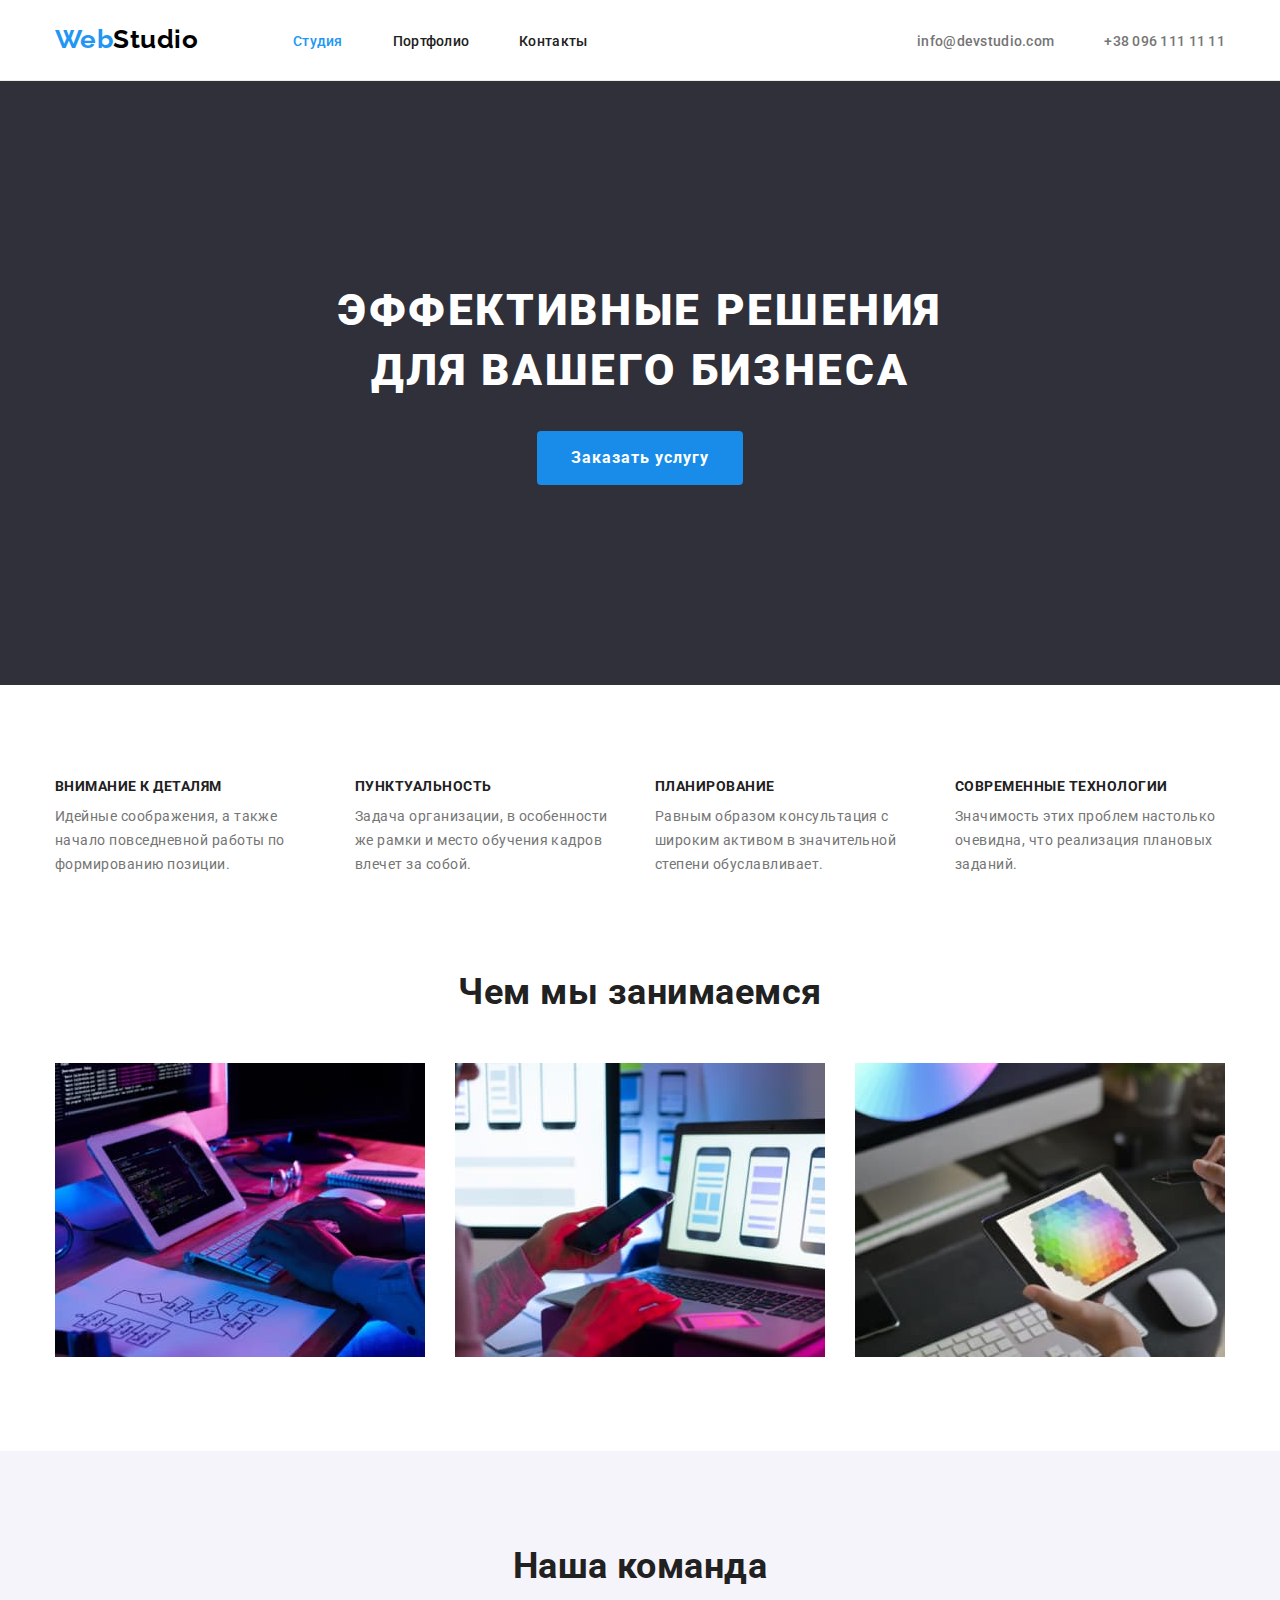
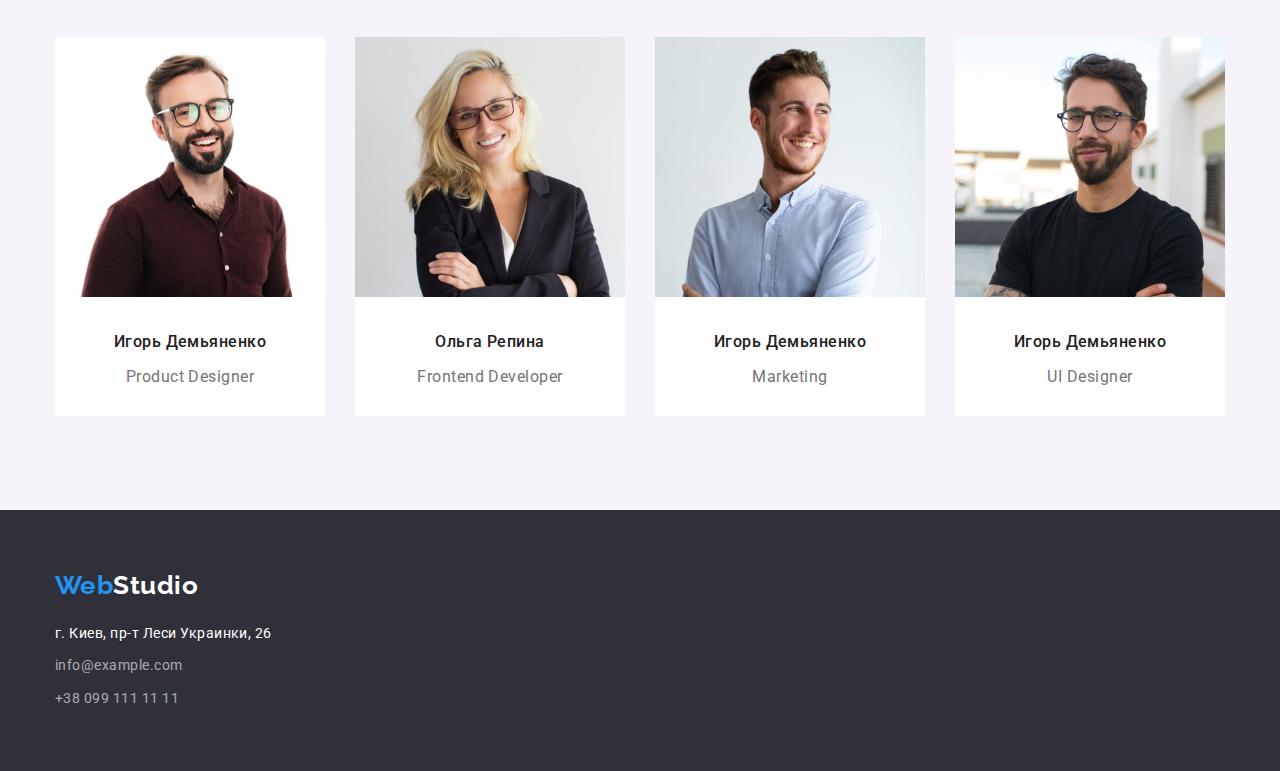
<file: index.html>
<!DOCTYPE html>
<html lang="ru">
  <head>
    <meta charset="UTF-8" />
    <meta http-equiv="X-UA-Compatible" content="IE=edge" />
    <meta
      name="viewport"
      content="width=device-width, initial-scale=1.0"
    />
    <link
      rel="stylesheet"
      href="https://cdnjs.cloudflare.com/ajax/libs/modern-normalize/1.1.0/modern-normalize.min.css"
    />
    <link rel="stylesheet" href="./css/styiles.css" />
    <link rel="preconnect" href="https://fonts.googleapis.com" />
    <link
      rel="preconnect"
      href="https://fonts.gstatic.com"
      crossorigin
    />
    <link
      href="https://fonts.googleapis.com/css2?family=Raleway:wght@700&family=Roboto:wght@400;500;700;900&display=swap"
      rel="stylesheet"
    />
    <title>Document</title>
  </head>
  <body>

    <header class="header">
      <div class="container">
        <nav class="site-nav">
          <a class="logo" href="./index.html">
            <span class="logo-back">Web</span>Studio</a
          >
          <ul class="site-nav-bt list">
            <li class="item">
              <a class="link current" href="./index.html">Студия</a>
            </li>
            <li class="item">
              <a class="link" href="./portfolio.html">Портфолио</a>
            </li>
            <li class="item">
              <a class="link" href="">Контакты</a>
            </li>
          </ul>
        </nav>

        <ul class="site-nav mailtel list">
          <li class="item">
            <a class="link" href="mailto:info@devstudio.com"
              >info@devstudio.com</a
            >
          </li>
          <li class="item">
            <a class="link" href="tel:+380961111111"
              >+38 096 111 11 11</a
            >
          </li>
        </ul>
      </div>
    </header>

    <main>

      <section class="hero">
        <div class="hero-container">
          <h1 class="hero-title">
            Эффективные решения<br />
            для вашего бизнеса
          </h1>
          <button class="hero-button">Заказать услугу</button>
        </div>
      </section>

      <!--Наши преимущества-->
      <section class="advantage section">
        <div class="container">
          <h2 class="visually-hidden">Наши преимущества</h2>
          <ul class="list advantage-list">
            <li class="item list-item">
              <h3 class="advantage-item">Внимание к деталям</h3>
              <p class="advantage-text">
                Идейные соображения, а также начало повседневной
                работы по формированию позиции.
              </p>
            </li>
            <li class="item list-item">
              <h3 class="advantage-item">Пунктуальность</h3>
              <p class="advantage-text">
                Задача организации, в особенности же рамки и место
                обучения кадров влечет за собой.
              </p>
            </li>
            <li class="item list-item">
              <h3 class="advantage-item">Планирование</h3>
              <p class="advantage-text">
                Равным образом консультация с широким активом в
                значительной степени обуславливает.
              </p>
            </li>
            <li class="item list-item">
              <h3 class="advantage-item">Современные технологии</h3>
              <p class="advantage-text">
                Значимость этих проблем настолько очевидна, что
                реализация плановых заданий.
              </p>
            </li>
          </ul>
        </div>
      </section>
      <!--Чем мы занимаемся-->
      <section class="works section">
        <div class="container">
          <h2 class="title">Чем мы занимаемся</h2>

          <ul class="list works-list">
            <li class="item">
              <a href="index.html"
                ><img
                  src="./images/img-1.jpg"
                  alt="Проектирование задачи"
                  width="370"
                  height="294"
                  class="img"
              /></a>
            </li>
            <li class="item">
              <a href=""
                ><img
                  src="./images/img-2.jpg"
                  alt="Тест на разных устройствах"
                  width="370"
                  height="294"
                  class="img"
              /></a>
            </li>
            <li class="item">
              <a href=""
                ><img
                  src="./images/img-3.jpg"
                  alt="Выбор лучшей политры"
                  width="370"
                  height="294"
                  class="img"
              /></a>
            </li>
          </ul>
        </div>
      </section>
      <!--Наша команда-->
      <section class="commad section">
        <div class="container">
          <h2 class="title commad-title">Наша команда</h2>
          <ul class="list commad-list">
            <li class="item">
              <img
                src="./images/team_card1.jpg"
                alt="Игорь Демьяненко"
                width="270"
              />
              <div class="card-command">
                <h3 class="command-title">Игорь Демьяненко</h3>
                <p class="command-text">Product Designer</p>
              </div>
            </li>

            <li class="item">
              <img
                src="./images/team_card2.jpg"
                alt="Ольга Репина"
                width="270"
              />
              <div class="card-command">
                <h3 class="command-title">Ольга Репина</h3>
                <p class="command-text">Frontend Developer</p>
              </div>
            </li>

            <li class="item">
              <img
                src="./images/team_card3.jpg"
                alt="Николай Тарасов"
                width="270"
              />
              <div class="card-command">
                <h3 class="command-title">Игорь Демьяненко</h3>
                <p class="command-text">Marketing</p>
              </div>
            </li>

            <li class="item">
              <img
                src="./images/team_card4.jpg"
                alt="Михаил Ермаков"
                width="270"
              />
              <div class="card-command">
                <h3 class="command-title">Игорь Демьяненко</h3>
                <p class="command-text">UI Designer</p>
              </div>
            </li>
          </ul>
        </div>
      </section>
    </main>

    <!--Футер-->

    <footer class="footer">
      <div class="container">
        <a class="logo-footer" href="./index.html"
          ><span class="logo-back">Web</span>Studio</a
        >
        <address class="adress-footer">
          <a
            class="link-footer"
            href="https://goo.gl/maps/NNCh9Yg6TMkBTw7S7"
            >г. Киев, пр-т Леси Украинки, 26</a
          >
          <br />
          <a
            class="link-footer link-footer-mailtel"
            href="mailto:info@example.com"
            >info@example.com</a
          ><br />
          <a
            class="link-footer link-footer-mailtel"
            href="tel:+380991111111"
            >+38 099 111 11 11</a
          >
        </address>
      </div>
    </footer>
    
  </body>
</html>
</file>
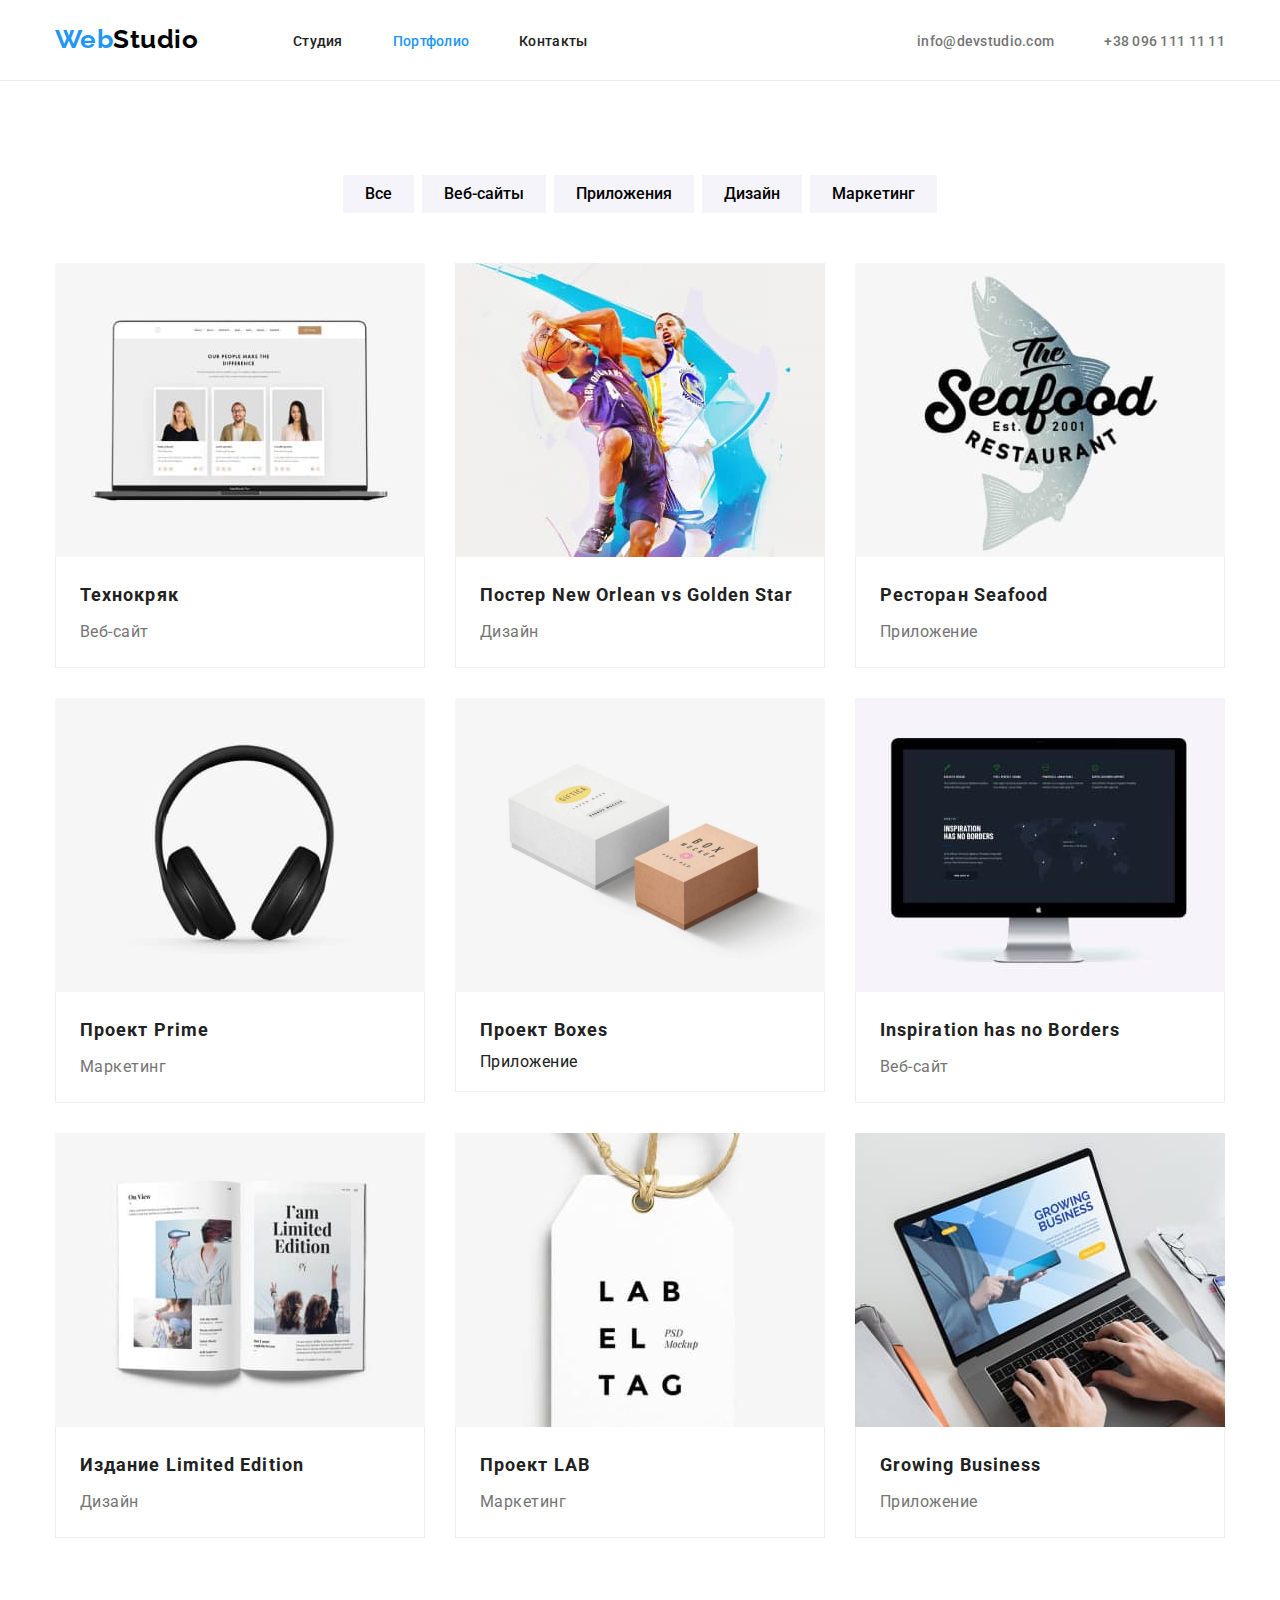
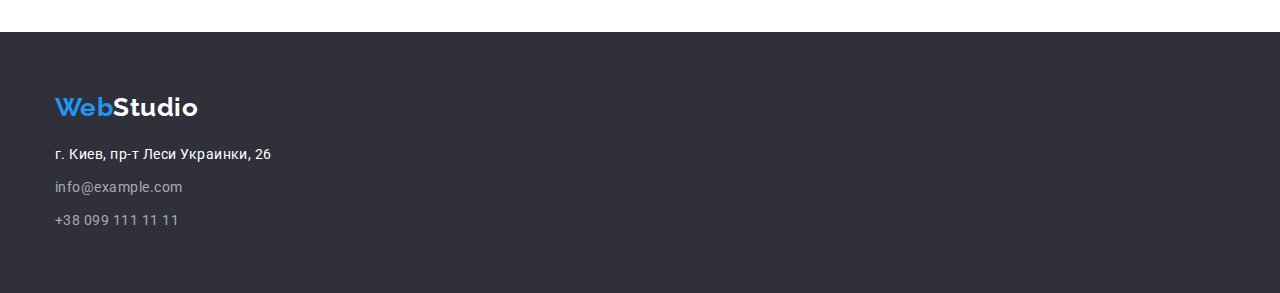
<file: portfolio.html>
<!DOCTYPE html>
<html lang="ru">
  <head>
    <meta charset="UTF-8" />
    <meta http-equiv="X-UA-Compatible" content="IE=edge" />
    <meta
      name="viewport"
      content="width=device-width, initial-scale=1.0"
    />
    <link
      rel="stylesheet"
      href="https://cdnjs.cloudflare.com/ajax/libs/modern-normalize/1.1.0/modern-normalize.min.css"
    />
    <link rel="stylesheet" href="./css/styiles.css" />
    <link rel="preconnect" href="https://fonts.googleapis.com" />
    <link
      rel="preconnect"
      href="https://fonts.gstatic.com"
      crossorigin
    />
    <link
      href="https://fonts.googleapis.com/css2?family=Raleway:wght@700&family=Roboto:wght@400;500;700;900&display=swap"
      rel="stylesheet"
    />
    <title>Document</title>
  </head>
  <body>

    <header class="header">
      <div class="container">
        <nav class="site-nav">
          <a class="logo" href="./index.html">
            <span class="logo-back">Web</span>Studio</a
          >
          <ul class="site-nav-bt list">
            <li class="item">
              <a class="link" href="./index.html">Студия</a>
            </li>
            <li class="item">
              <a class="link current" href="./portfolio.html">Портфолио</a>
            </li>
            <li class="item">
              <a class="link" href="">Контакты</a>
            </li>
          </ul>
        </nav>

        <ul class="site-nav mailtel list">
          <li class="item">
            <a class="link" href="mailto:info@devstudio.com"
              >info@devstudio.com</a
            >
          </li>
          <li class="item">
            <a class="link" href="tel:+380961111111"
              >+38 096 111 11 11</a
            >
          </li>
        </ul>
      </div>
    </header>

    <main class="section">
      <!--Навигация по портфолио-->
      <section class="page-buttons">
        <div class="container">
          <ul class="buttons list">
            <li class="button-menu">
              <button class="button-menu-item" type="button">
                Все
              </button>
            </li>
            <li class="button-menu">
              <button class="button-menu-item" type="button">
                Веб-сайты
              </button>
            </li>
            <li class="button-menu">
              <button class="button-menu-item" type="button">
                Приложения
              </button>
            </li>
            <li class="button-menu">
              <button class="button-menu-item" type="button">
                Дизайн
              </button>
            </li>
            <li class="button-menu">
              <button class="button-menu-item" type="button">
                Маркетинг
              </button>
            </li>
          </ul>
        </div>
      </section>

      <!--Примеры портфолио -->
      <section>
        <div class="container project-container">
          <h1 class="visually-hidden">Примеры портфолио</h1>
          <!--Скрытый заголовок-->
          <ul class="projects-list">
            
            <li class="project-item list">
              <img
                src="./images/project1.jpg"
                alt="Фото людей"
                width="370"
              />
              <div class="card-content">
                <h2 class="title">Технокряк</h2>
                <p class="prjects-description">Веб-сайт</p>
              </div>
            </li>

            <li class="project-item list">
              <img
                src="./images/project2.jpg"
                alt="Фото баскетболистов"
                width="370"
              />
              <div class="card-content">
                <h2 class="title">
                  Постер New Orlean vs Golden Star
                </h2>
                <p class="prjects-description">Дизайн</p>
              </div>
            </li>

            <li class="project-item list">
              <img
                src="./images/project3.jpg"
                alt="Лого рестарана"
                width="370"
              />
              <div class="card-content">
                <h2 class="title">Ресторан Seafood</h2>
                <p class="prjects-description">Приложение</p>
              </div>
            </li>

            <li class="project-item list">
              <img
                src="./images/project4.jpg"
                alt="Наушники"
                width="370"
              />
              <div class="card-content">
                <h2 class="title">Проект Prime</h2>
                <p class="prjects-description">Маркетинг</p>
              </div>
            </li>

            <li class="project-item list">
              <img
                src="./images/project5.jpg"
                alt="Два коробка"
                width="370"
              />
              <div class="card-content">
                <h2 class="title">Проект Boxes</h2>
                <p>Приложение</p>
              </div>
            </li>

            <li class="project-item list">
              <img
                src="./images/project6.jpg"
                alt="Монитор с изображением"
                width="370"
              />
              <div class="card-content">
                <h2 class="title">Inspiration has no Borders</h2>
                <p class="prjects-description">Веб-сайт</p>
              </div>
            </li>

            <li class="project-item list">
              <img
                src="./images/project7.jpg"
                alt="Книга"
                width="370"
              />
              <div class="card-content">
                <h2 class="title">Издание Limited Edition</h2>
                <p class="prjects-description">Дизайн</p>
              </div>
            </li>

            <li class="project-item list">
              <img
                src="./images/project8.jpg"
                alt="Тег-метка"
                width="370"
              />
              <div class="card-content">
                <h2 class="title">Проект LAB</h2>
                <p class="prjects-description">Маркетинг</p>
              </div>
            </li>

            <li class="project-item list">
              <img
                src="./images/project9.jpg"
                alt="Работа за ноутбуком"
                width="370"
              />
              <div class="card-content">
                <h2 class="title">Growing Business</h2>
                <p class="prjects-description">Приложение</p>
              </div>
            </li>
          </ul>
        </div>
      </section>
    </main>

    <!--Футер-->

    <footer class="footer">
      <div class="container">
        <a class="logo-footer" href="./index.html"
          ><span class="logo-back">Web</span>Studio</a
        >
        <address class="adress-footer">
          <a
            class="link-footer"
            href="https://goo.gl/maps/NNCh9Yg6TMkBTw7S7"
            >г. Киев, пр-т Леси Украинки, 26</a
          >
          <br />
          <a
            class="link-footer link-footer-mailtel"
            href="mailto:info@example.com"
            >info@example.com</a
          ><br />
          <a
            class="link-footer link-footer-mailtel"
            href="tel:+380991111111"
            >+38 099 111 11 11</a
          >
        </address>
      </div>
    </footer>

  </body>
</html>
</file>
<file: css/styiles.css>
:root {
  --primary-text-color: #212121;
  --logo-color-black: #000000;
  --base-color: #757575;
  --title-text-color: #ffffff;
  --accent-color: #2196f3;
  --accent-button-color: #188ce8;
  --accent-buttons-color: #f5f4fa;
  --background-footer-color: #2f303a;
  --link-footer-color: rgba(255, 255, 255, 0.6);
  --boreder-color-ee: #eeeeee;
  --boreder-color-ec: #ececec;
}

.visually-hidden {
  position: absolute;
  white-space: nowrap;
  width: 1px;
  height: 1px;
  overflow: hidden;
  border: 0;
  padding: 0;
  clip: rect(0 0 0 0);
  clip-path: inset(50%);
  margin: -1px;
}

p,
h1,
h2,
h3,
h4,
h5,
h6 {
  margin: 0;
}

ul {
  margin: 0;
  padding-left: 0;
}

img {
  max-width: 100%;
  display: block;
}

body {
  font-family: 'Roboto', sans-serif;
  font-size: 16px;
  line-height: 1.2;
  color: var(--primary-text-color);

  letter-spacing: 0.03em;
}

.list {
  list-style: none;
}

.section {
  padding-top: 94px;
  padding-bottom: 94px;
  /* outline: 1px solid seagreen; */
  /* background-color: goldenrod; */
}

.container {
  width: 1200px;
  padding-left: 15px;
  padding-right: 15px;

  /* align-content: center; */
  margin-left: auto;
  margin-right: auto;

  /* align-items: center; */

  /* outline: 1px solid red; */
}

/*-------------- HEADER------------ */

/* #ECECEC  border 1px */
/* 
.header {
} */

.header {
  border-bottom: 1px solid var(--boreder-color-ec);
}

/* .header-container {
  width: 1200px;
  padding-left: 15px;
  padding-right: 15px;
  display: flex;
  align-content: center;
  margin: 0 auto;
  align-items: center;

} */

.header .container {
  display: flex;
  align-items: center;
  margin: 0 auto;
}

.logo-back {
  color: var(--accent-color);
}
.logo {
  padding-top: 24px;
  padding-bottom: 25px;

  text-decoration: none;
  color: var(--logo-color-black);
  font-family: Raleway;
  font-weight: bold;

  min-width: 145px;
  font-size: 26px;
}

.site-nav {
  display: flex;
}

.site-nav-bt {
  display: flex;
  align-items: center;
  margin-left: 93px;
}

/* .site-nav-bt .item {
  background-color: teal;
} */

.site-nav-bt .item + .item {
  margin-left: 50px;
}

/* .site-nav-bt .item:last-child {
  margin-right: 0;
} */

.site-nav .link {
  font-weight: 500;
  font-size: 14px;
  line-height: 1.14;
  letter-spacing: 0.02em;
  padding-top: 32px;
  padding-bottom: 32px;
}

.mailtel {
  /* display: flex; */
  padding-left: 0;
  margin-left: auto;
}

.mailtel .item + .item {
  margin-left: 50px;
}

.mailtel .link {
  color: var(--base-color);
  margin: 0;
}

/* Hero --------------------------------------------------------*/

.hero {
  background-color: var(--background-footer-color);
  color: var(--title-text-color);
  text-align: center;

  padding-top: 200px;
  padding-bottom: 200px;
}

.hero-title {
  font-weight: 900;
  font-size: 44px;
  line-height: 1.36;
  text-align: center;
  letter-spacing: 0.06em;
  text-transform: uppercase;

  /* max-width: 696px; */
  padding-bottom: 30px;
}

.hero-button {
  background-color: var(--accent-button-color);
  color: var(--title-text-color);
  cursor: pointer;
  font-weight: 700;
  line-height: 1.88;
  letter-spacing: 0.06em;
  border-radius: 4px;
  border-color: transparent;

  align-items: center;
  padding: 10px 32px;
  margin-right: auto;
  margin-left: auto;
}

.hero-button:hover,
.hero-button:focus {
  background-color: var(--accent-color);
}

.link {
  text-decoration: none;
  color: var(--primary-text-color);
}

.link.current {
  color: var(--accent-color);
}

/* advantage ----------------------------------------------*/

.advantage-list {
  display: flex;
  flex-wrap: wrap;
}

.advantage-list .item {
  width: 270px;
  /* background-color: tomato; */
}

.advantage-item {
  padding-bottom: 10px;
}

.advantage-list li + li {
  margin-left: 30px;
}

/* .advantage-item:not(:first-child)
{padding-left: 50px;} */

/* .advantage-list .list-item + .list-item{
  padding-left: 40px;
} */

/* <!-------------------Чем мы занимаемся-->---------------- */

.works {
  padding-top: 0;
}

.works-list {
  display: flex;
}

.works-list .item:not(:first-child) {
  margin-left: 30px;
}

.works .title {
  padding-bottom: 50px;
}

/* <!--------------------Наша команда-----------------------------> */

/* Radius: 1px Solid
#FFFFFF
 */

.commad {
  background-color: var(--accent-buttons-color);
}

.commad-list {
  display: flex;
}

.commad .item {
  background-color: var(--title-text-color);
}

.commad-list .item:not(:first-child) {
  margin-left: 30px;
}
.commad .title {
  padding-bottom: 50px;
}

.link-footer:focus,
.link-footer:hover,
.link:hover,
.link:focus {
  color: var(--accent-color);
}

.link-footer {
  text-decoration: none;
}

.button-menu-item {
  cursor: pointer;
  background-color: var(--accent-buttons-color);
  font-family: inherit;
  font-weight: 500;
  border: none;
  /* font-size: 16px; */
  line-height: 1.62;
}
.button-menu-item:hover,
.button-menu-item:focus {
  background-color: var(--accent-color);
  color: var(--title-text-color);
}

.advantage-text {
  color: var(--base-color);
  font-weight: 400;
  font-size: 14px;
  line-height: 1.71;
}

.advantage-item {
  font-size: 14px;
  line-height: 1.14;
  text-transform: uppercase;
}

.works .title,
.commad .title {
  font-size: 36px;
  line-height: 1.17;
  text-align: center;
}

.command-title {
  font-weight: 500;
  font-size: 16px;
  line-height: 1.89;
  text-align: center;
  margin-bottom: 10px;
}

.command-text {
  color: var(--base-color);
  text-align: center;
}

.card-command {
  padding-top: 30px;
  padding-bottom: 30px;
}

.projects-list .title {
  font-size: 18px;
  line-height: 2;
  letter-spacing: 0.06em;
}

.prjects-description {
  line-height: 1.88;
  color: var(--base-color);
}

/* ---------------------------------------------------- */

/*       <!--Навигация по портфолио--> */

.buttons {
  display: flex;
  justify-content: center;
}

.button-menu-item {
  padding: 6px 22px;
}

.button-menu + .button-menu {
  margin-left: 8px;
}

/* <!--Примеры портфолио -->     ===================== */

.projects-list {
  display: flex;
  flex-wrap: wrap;

  padding: 0;
  margin: 0;

  margin-top: -30px;
  margin-left: -30px;

  padding-top: 50px;

  /* outline: 1px tomato; */
}

.project-item {
  flex-basis: calc(100% / 3 - 30px);

  margin-left: 30px;
  margin-top: 30px;
}

.card-content {
  padding: 20px 24px;
  border-right: 1px solid var(--boreder-color-ee);
  border-bottom: 1px solid var(--boreder-color-ee);
  border-left: 1px solid var(--boreder-color-ee);
}

.card-content .title {
  margin-bottom: 4px;
}

/* .project-container{
  padding-right: 0;
  padding-left: 0;
} */

/* ------------------------------------------------------ */

/* footer */

footer {
  background-color: var(--background-footer-color);
  padding-top: 60px;
  padding-bottom: 60px;

  /* outline: 2px solid red; */
}

.adress-footer a {
  display: inline-block;
}

.logo-footer {
  color: var(--title-text-color);
  text-decoration: none;
  font-family: Raleway;
  font-weight: bold;
  font-size: 26px;
}

.link-footer {
  color: var(--title-text-color);
  font-style: normal;
  font-size: 14px;
  line-height: 1.71;

  /* background-color: turquoise; */
  margin-top: 20px;
}

.link-footer-mailtel {
  color: var(--link-footer-color);
  margin-top: 9px;
}
</file>
